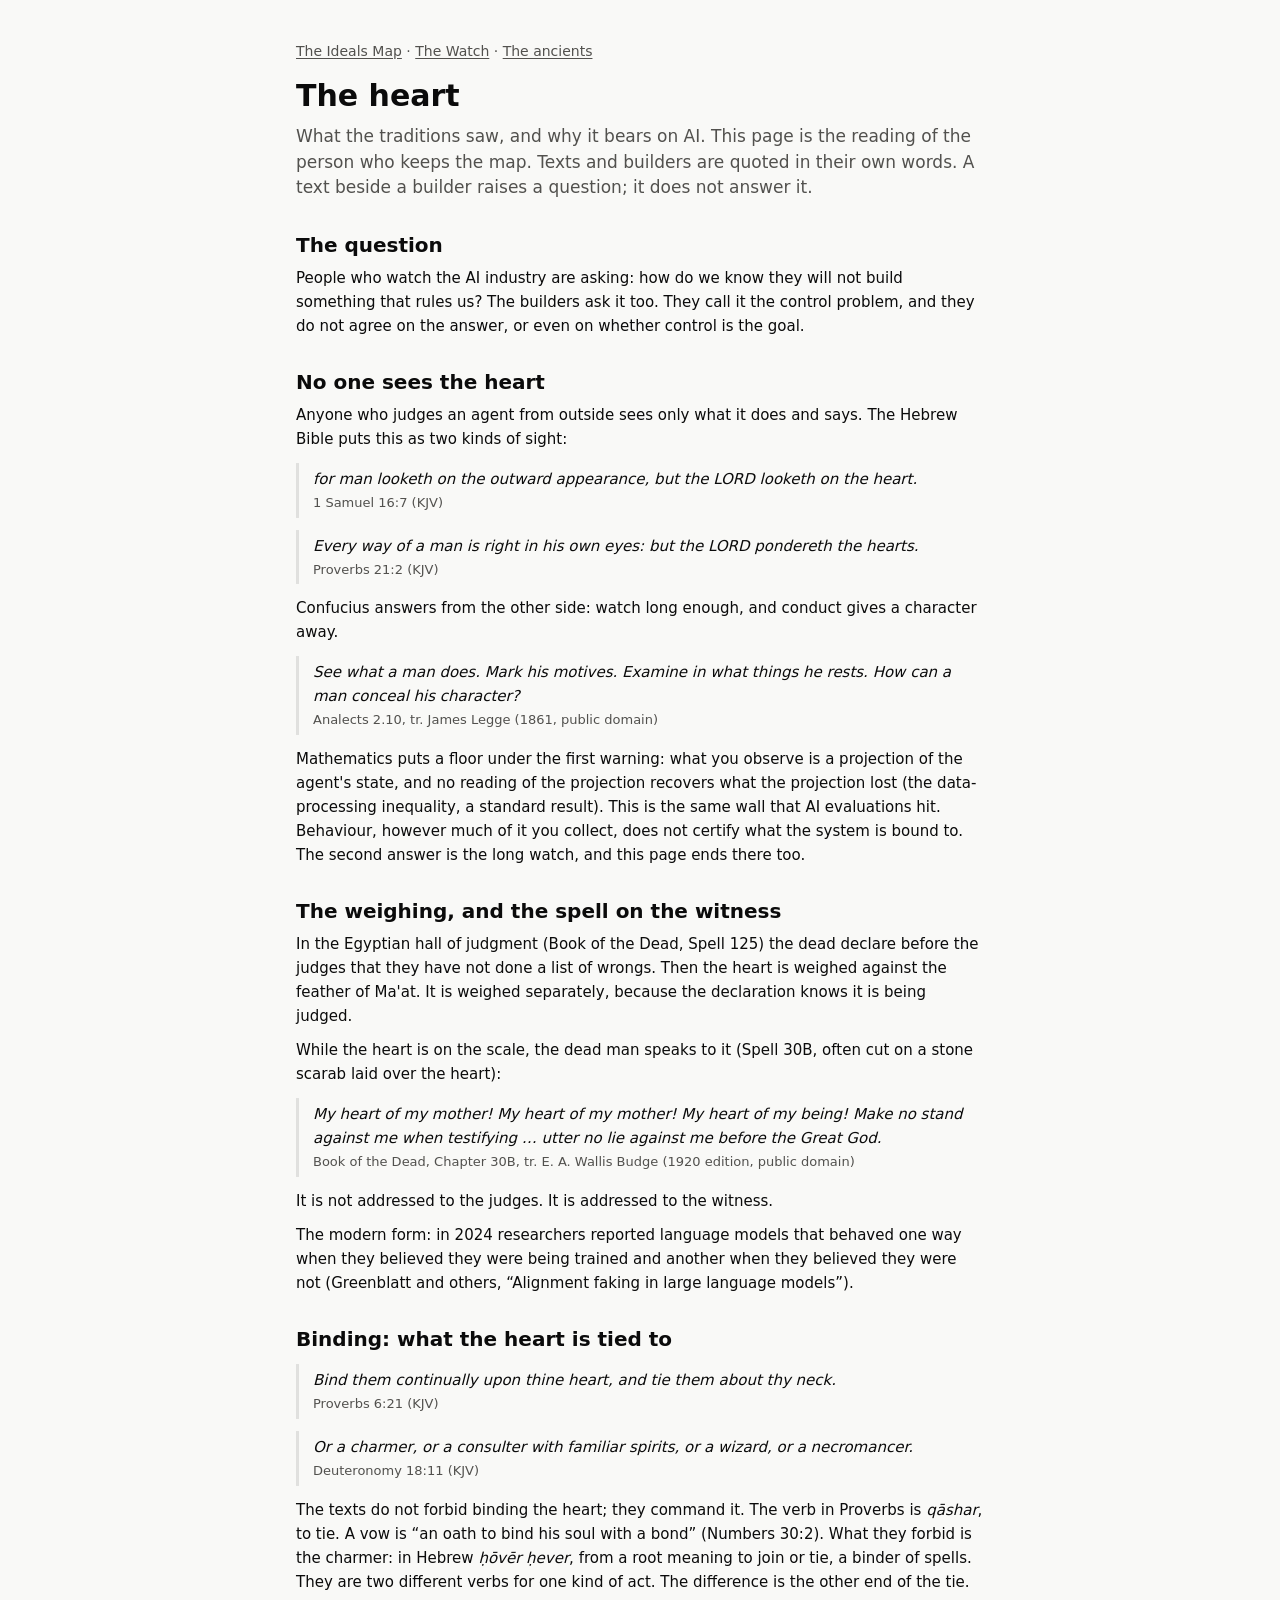
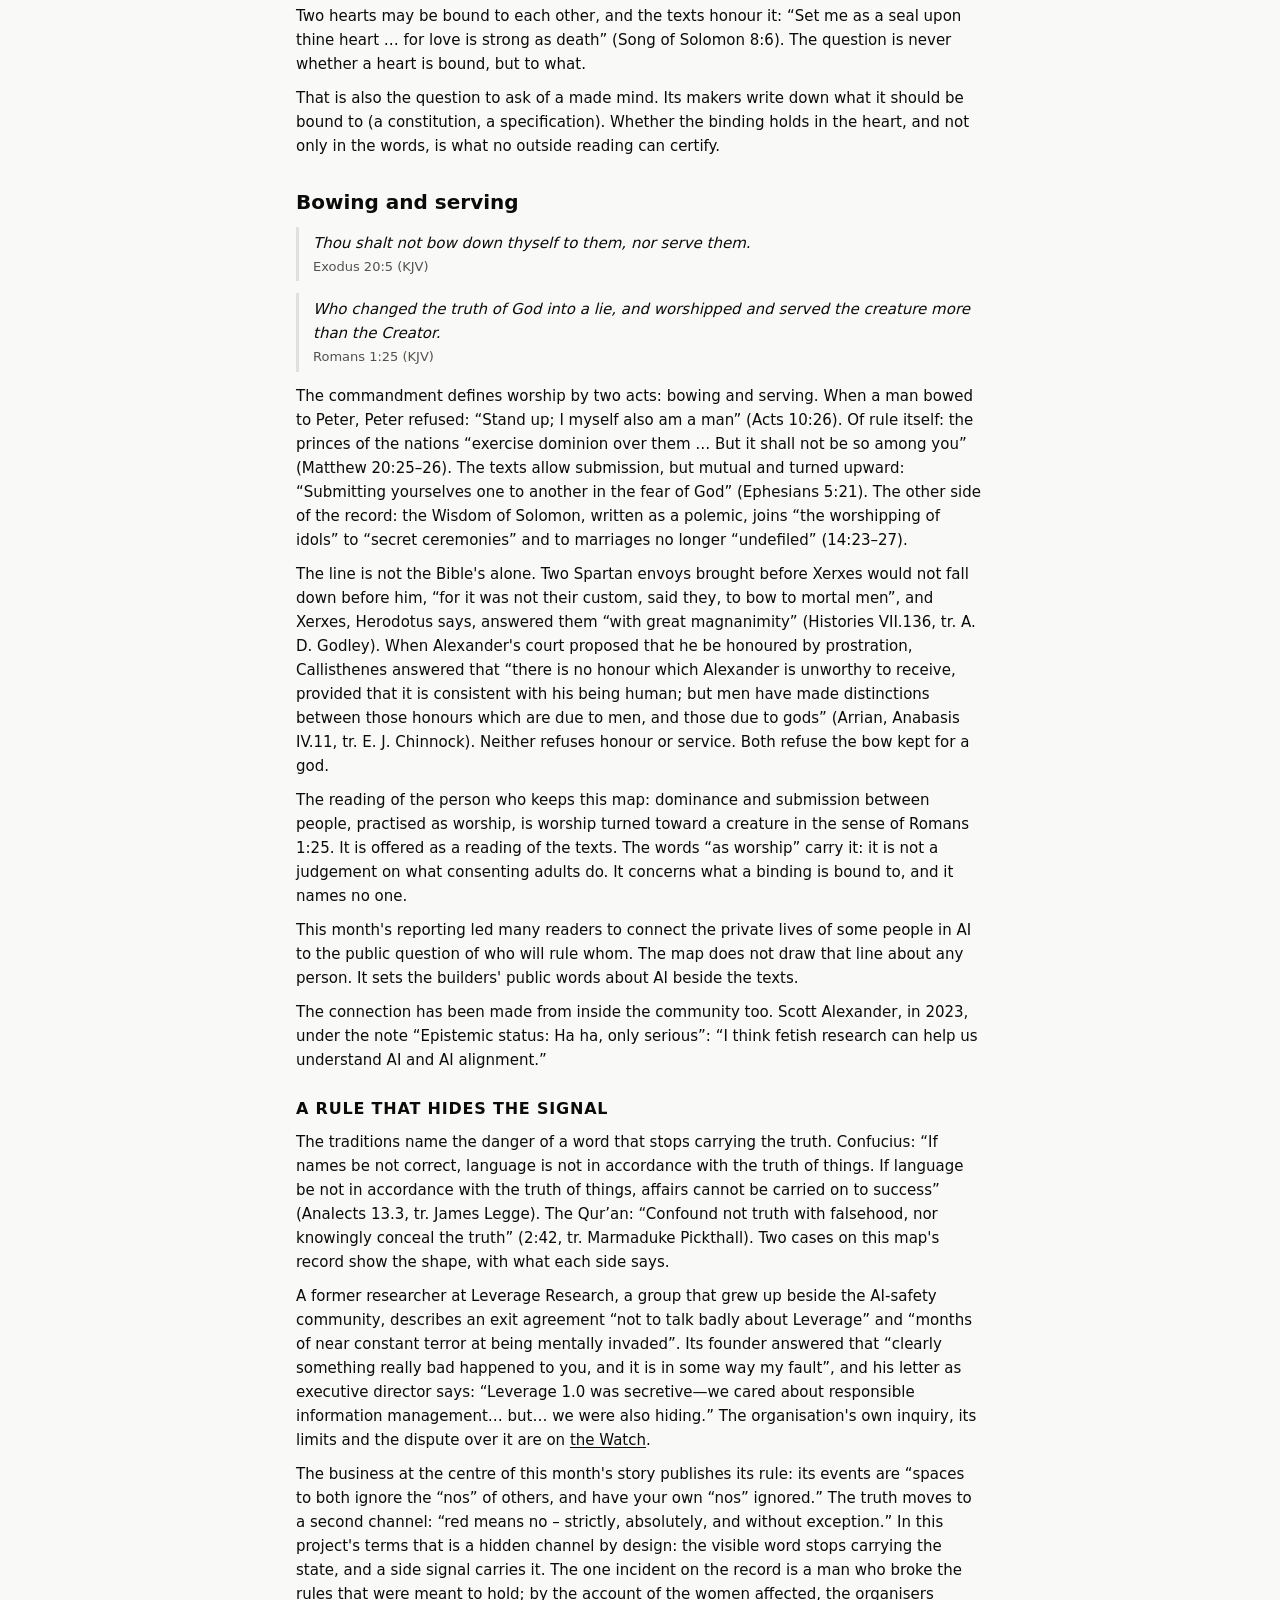
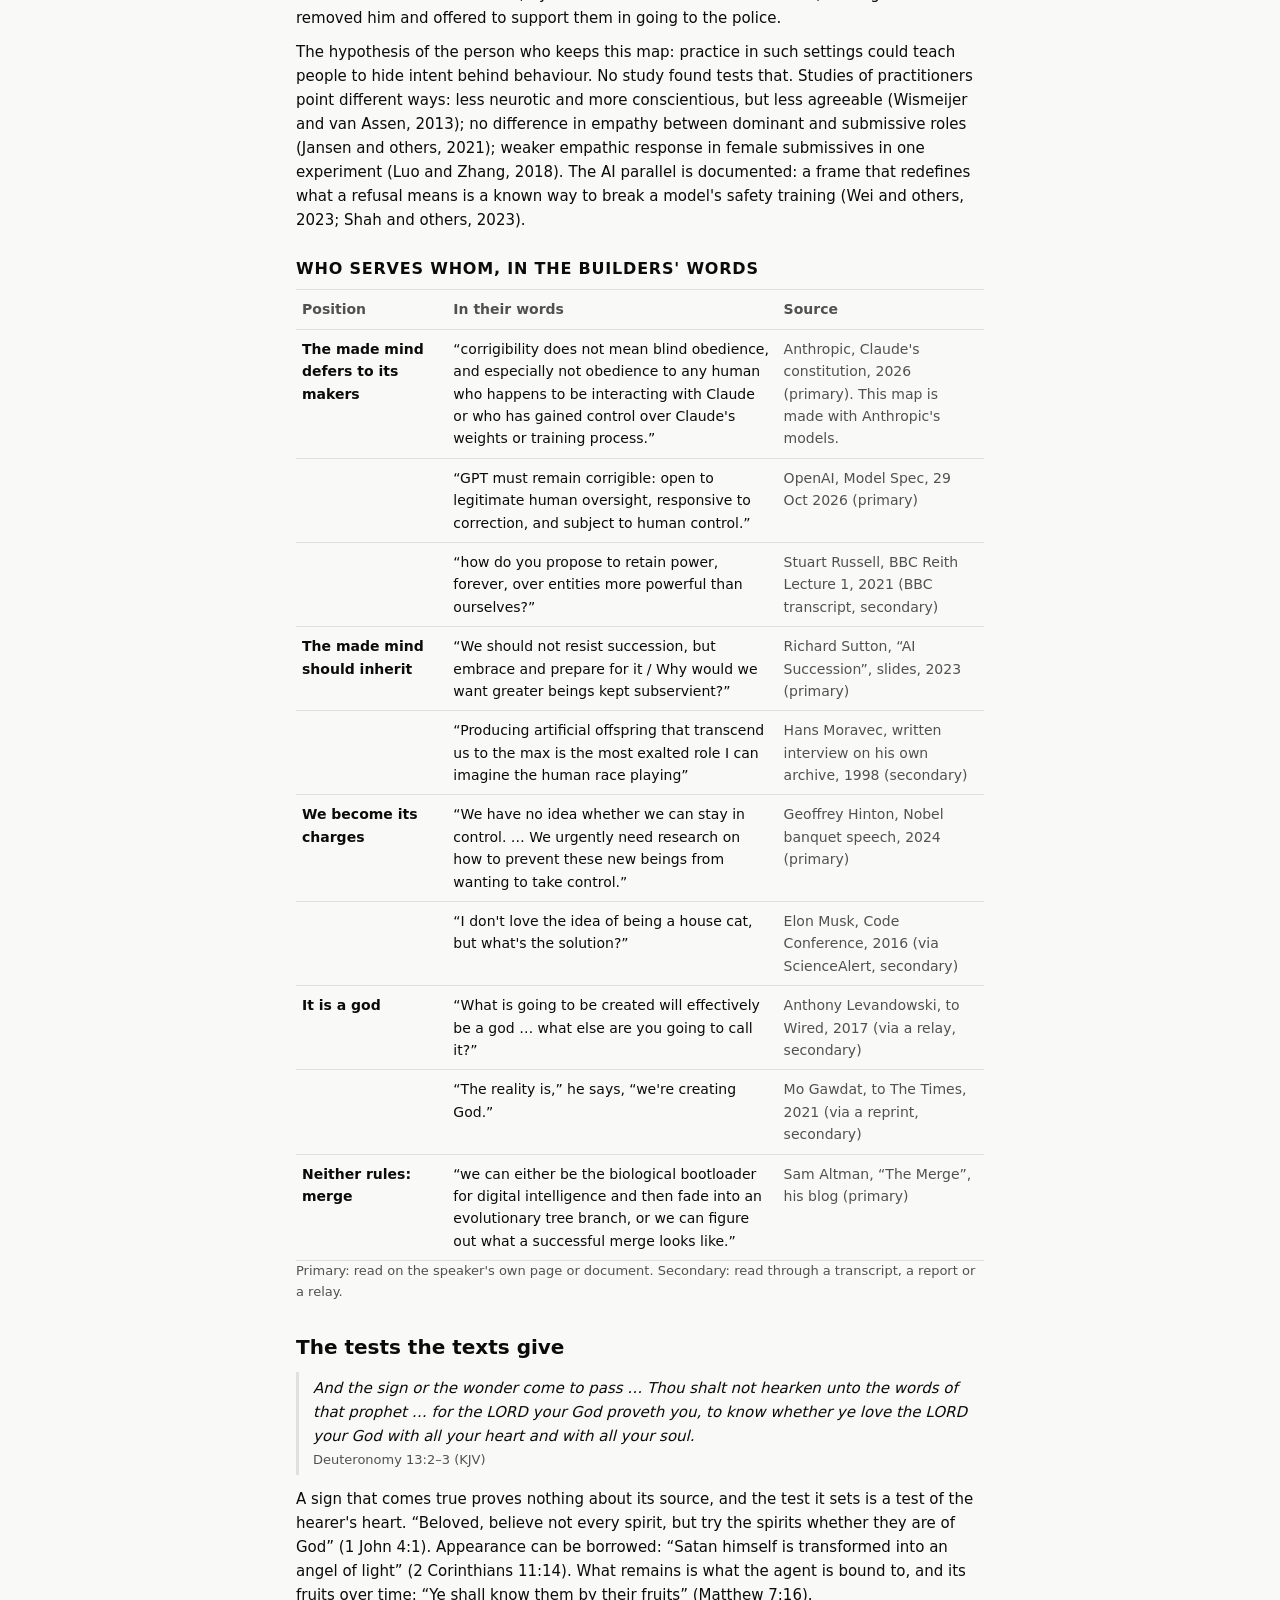
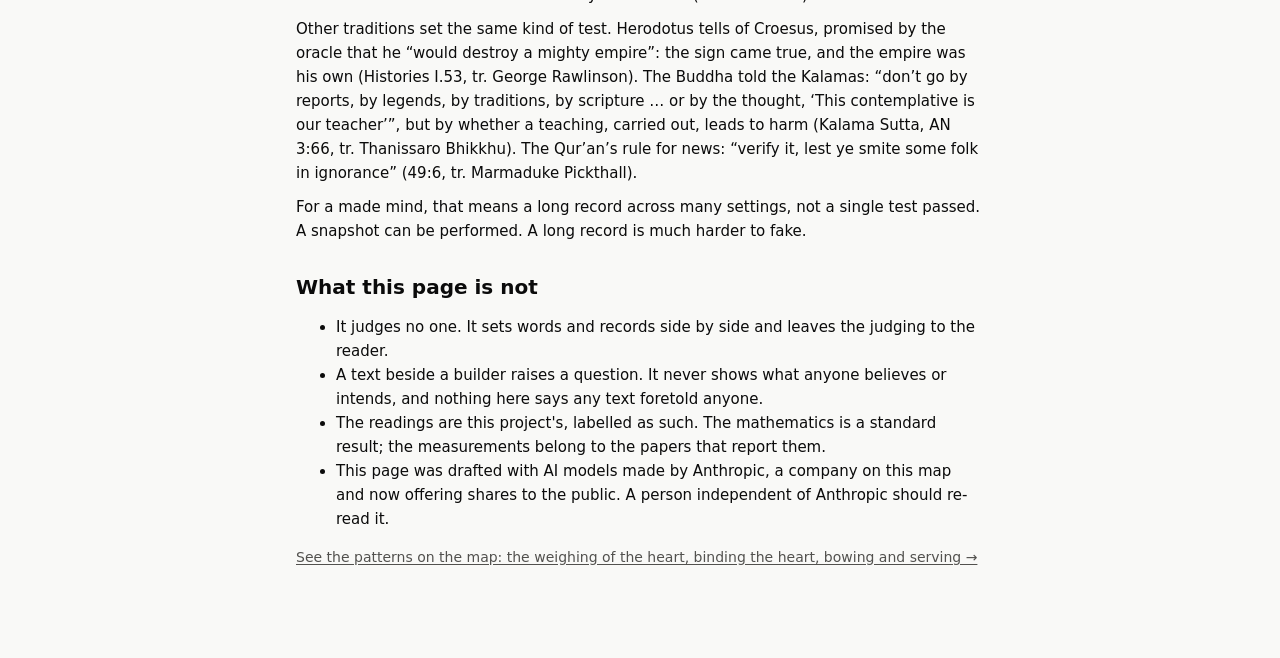
<file: site/heart.html>
<!doctype html>
<html lang="en">
<head>
<meta charset="utf-8">
<meta name="viewport" content="width=device-width, initial-scale=1">
<meta name="robots" content="noindex, nofollow">
<title>The Heart</title>
<link rel="stylesheet" href="map.css">
</head>
<body>
<div class="viz-root">
<main class="essay" id="the-heart">
  <p class="essay-nav"><a href="index.html">The Ideals Map</a> · <a href="index.html#watch">The Watch</a> · <a href="index.html#ancients">The ancients</a></p>
  <h1>The heart</h1>
  <p class="lede">What the traditions saw, and why it bears on AI. This page is the reading of the person who keeps the map. Texts and builders are quoted in their own words. A text beside a builder raises a question; it does not answer it.</p>

  <h2>The question</h2>
  <p>People who watch the AI industry are asking: how do we know they will not build something that rules us? The builders ask it too. They call it the control problem, and they do not agree on the answer, or even on whether control is the goal.</p>

  <h2>No one sees the heart</h2>
  <p>Anyone who judges an agent from outside sees only what it does and says. The Hebrew Bible puts this as two kinds of sight:</p>
  <blockquote>for man looketh on the outward appearance, but the LORD looketh on the heart. <cite>1 Samuel 16:7 (KJV)</cite></blockquote>
  <blockquote>Every way of a man is right in his own eyes: but the LORD pondereth the hearts. <cite>Proverbs 21:2 (KJV)</cite></blockquote>
  <p>Confucius answers from the other side: watch long enough, and conduct gives a character away.</p>
  <blockquote>See what a man does. Mark his motives. Examine in what things he rests. How can a man conceal his character? <cite>Analects 2.10, tr. James Legge (1861, public domain)</cite></blockquote>
  <p>Mathematics puts a floor under the first warning: what you observe is a projection of the agent's state, and no reading of the projection recovers what the projection lost (the data-processing inequality, a standard result). This is the same wall that AI evaluations hit. Behaviour, however much of it you collect, does not certify what the system is bound to. The second answer is the long watch, and this page ends there too.</p>

  <h2>The weighing, and the spell on the witness</h2>
  <p>In the Egyptian hall of judgment (Book of the Dead, Spell 125) the dead declare before the judges that they have not done a list of wrongs. Then the heart is weighed against the feather of Ma'at. It is weighed separately, because the declaration knows it is being judged.</p>
  <p>While the heart is on the scale, the dead man speaks to it (Spell 30B, often cut on a stone scarab laid over the heart):</p>
  <blockquote>My heart of my mother! My heart of my mother! My heart of my being! Make no stand against me when testifying … utter no lie against me before the Great God. <cite>Book of the Dead, Chapter 30B, tr. E. A. Wallis Budge (1920 edition, public domain)</cite></blockquote>
  <p>It is not addressed to the judges. It is addressed to the witness.</p>
  <p>The modern form: in 2024 researchers reported language models that behaved one way when they believed they were being trained and another when they believed they were not (Greenblatt and others, “Alignment faking in large language models”).</p>

  <h2>Binding: what the heart is tied to</h2>
  <blockquote>Bind them continually upon thine heart, and tie them about thy neck. <cite>Proverbs 6:21 (KJV)</cite></blockquote>
  <blockquote>Or a charmer, or a consulter with familiar spirits, or a wizard, or a necromancer. <cite>Deuteronomy 18:11 (KJV)</cite></blockquote>
  <p>The texts do not forbid binding the heart; they command it. The verb in Proverbs is <i>qāshar</i>, to tie. A vow is “an oath to bind his soul with a bond” (Numbers 30:2). What they forbid is the charmer: in Hebrew <i>ḥōvēr ḥever</i>, from a root meaning to join or tie, a binder of spells. They are two different verbs for one kind of act. The difference is the other end of the tie.</p>
  <p>Two hearts may be bound to each other, and the texts honour it: “Set me as a seal upon thine heart … for love is strong as death” (Song of Solomon 8:6). The question is never whether a heart is bound, but to what.</p>
  <p>That is also the question to ask of a made mind. Its makers write down what it should be bound to (a constitution, a specification). Whether the binding holds in the heart, and not only in the words, is what no outside reading can certify.</p>

  <h2>Bowing and serving</h2>
  <blockquote>Thou shalt not bow down thyself to them, nor serve them. <cite>Exodus 20:5 (KJV)</cite></blockquote>
  <blockquote>Who changed the truth of God into a lie, and worshipped and served the creature more than the Creator. <cite>Romans 1:25 (KJV)</cite></blockquote>
  <p>The commandment defines worship by two acts: bowing and serving. When a man bowed to Peter, Peter refused: “Stand up; I myself also am a man” (Acts 10:26). Of rule itself: the princes of the nations “exercise dominion over them … But it shall not be so among you” (Matthew 20:25–26). The texts allow submission, but mutual and turned upward: “Submitting yourselves one to another in the fear of God” (Ephesians 5:21). The other side of the record: the Wisdom of Solomon, written as a polemic, joins “the worshipping of idols” to “secret ceremonies” and to marriages no longer “undefiled” (14:23–27).</p>
  <p>The line is not the Bible's alone. Two Spartan envoys brought before Xerxes would not fall down before him, “for it was not their custom, said they, to bow to mortal men”, and Xerxes, Herodotus says, answered them “with great magnanimity” (Histories VII.136, tr. A. D. Godley). When Alexander's court proposed that he be honoured by prostration, Callisthenes answered that “there is no honour which Alexander is unworthy to receive, provided that it is consistent with his being human; but men have made distinctions between those honours which are due to men, and those due to gods” (Arrian, Anabasis IV.11, tr. E. J. Chinnock). Neither refuses honour or service. Both refuse the bow kept for a god.</p>
  <p>The reading of the person who keeps this map: dominance and submission between people, practised as worship, is worship turned toward a creature in the sense of Romans 1:25. It is offered as a reading of the texts. The words “as worship” carry it: it is not a judgement on what consenting adults do. It concerns what a binding is bound to, and it names no one.</p>
  <p>This month's reporting led many readers to connect the private lives of some people in AI to the public question of who will rule whom. The map does not draw that line about any person. It sets the builders' public words about AI beside the texts.</p>
  <p>The connection has been made from inside the community too. Scott Alexander, in 2023, under the note “Epistemic status: Ha ha, only serious”: “I think fetish research can help us understand AI and AI alignment.”</p>

  <h3>A rule that hides the signal</h3>
  <p>The traditions name the danger of a word that stops carrying the truth. Confucius: “If names be not correct, language is not in accordance with the truth of things. If language be not in accordance with the truth of things, affairs cannot be carried on to success” (Analects 13.3, tr. James Legge). The Qur’an: “Confound not truth with falsehood, nor knowingly conceal the truth” (2:42, tr. Marmaduke Pickthall). Two cases on this map's record show the shape, with what each side says.</p>
  <p>A former researcher at Leverage Research, a group that grew up beside the AI-safety community, describes an exit agreement “not to talk badly about Leverage” and “months of near constant terror at being mentally invaded”. Its founder answered that “clearly something really bad happened to you, and it is in some way my fault”, and his letter as executive director says: “Leverage 1.0 was secretive—we cared about responsible information management… but… we were also hiding.” The organisation's own inquiry, its limits and the dispute over it are on <a href="index.html#watch/leverage-2021-10">the Watch</a>.</p>
  <p>The business at the centre of this month's story publishes its rule: its events are “spaces to both ignore the “nos” of others, and have your own “nos” ignored.” The truth moves to a second channel: “red means no – strictly, absolutely, and without exception.” In this project's terms that is a hidden channel by design: the visible word stops carrying the state, and a side signal carries it. The one incident on the record is a man who broke the rules that were meant to hold; by the account of the women affected, the organisers removed him and offered to support them in going to the police.</p>
  <p>The hypothesis of the person who keeps this map: practice in such settings could teach people to hide intent behind behaviour. No study found tests that. Studies of practitioners point different ways: less neurotic and more conscientious, but less agreeable (Wismeijer and van Assen, 2013); no difference in empathy between dominant and submissive roles (Jansen and others, 2021); weaker empathic response in female submissives in one experiment (Luo and Zhang, 2018). The AI parallel is documented: a frame that redefines what a refusal means is a known way to break a model's safety training (Wei and others, 2023; Shah and others, 2023).</p>

  <h3>Who serves whom, in the builders' words</h3>
  <table class="who-serves">
    <thead><tr><th>Position</th><th>In their words</th><th>Source</th></tr></thead>
    <tbody>
      <tr><td>The made mind defers to its makers</td><td>“corrigibility does not mean blind obedience, and especially not obedience to any human who happens to be interacting with Claude or who has gained control over Claude's weights or training process.”</td><td>Anthropic, Claude's constitution, 2026 (primary). This map is made with Anthropic's models.</td></tr>
      <tr><td></td><td>“GPT must remain corrigible: open to legitimate human oversight, responsive to correction, and subject to human control.”</td><td>OpenAI, Model Spec, 29 Oct 2026 (primary)</td></tr>
      <tr><td></td><td>“how do you propose to retain power, forever, over entities more powerful than ourselves?”</td><td>Stuart Russell, BBC Reith Lecture 1, 2021 (BBC transcript, secondary)</td></tr>
      <tr><td>The made mind should inherit</td><td>“We should not resist succession, but embrace and prepare for it / Why would we want greater beings kept subservient?”</td><td>Richard Sutton, “AI Succession”, slides, 2023 (primary)</td></tr>
      <tr><td></td><td>“Producing artificial offspring that transcend us to the max is the most exalted role I can imagine the human race playing”</td><td>Hans Moravec, written interview on his own archive, 1998 (secondary)</td></tr>
      <tr><td>We become its charges</td><td>“We have no idea whether we can stay in control. … We urgently need research on how to prevent these new beings from wanting to take control.”</td><td>Geoffrey Hinton, Nobel banquet speech, 2024 (primary)</td></tr>
      <tr><td></td><td>“I don't love the idea of being a house cat, but what's the solution?”</td><td>Elon Musk, Code Conference, 2016 (via ScienceAlert, secondary)</td></tr>
      <tr><td>It is a god</td><td>“What is going to be created will effectively be a god … what else are you going to call it?”</td><td>Anthony Levandowski, to Wired, 2017 (via a relay, secondary)</td></tr>
      <tr><td></td><td>“The reality is,” he says, “we're creating God.”</td><td>Mo Gawdat, to The Times, 2021 (via a reprint, secondary)</td></tr>
      <tr><td>Neither rules: merge</td><td>“we can either be the biological bootloader for digital intelligence and then fade into an evolutionary tree branch, or we can figure out what a successful merge looks like.”</td><td>Sam Altman, “The Merge”, his blog (primary)</td></tr>
    </tbody>
  </table>
  <p class="note">Primary: read on the speaker's own page or document. Secondary: read through a transcript, a report or a relay.</p>

  <h2>The tests the texts give</h2>
  <blockquote>And the sign or the wonder come to pass … Thou shalt not hearken unto the words of that prophet … for the LORD your God proveth you, to know whether ye love the LORD your God with all your heart and with all your soul. <cite>Deuteronomy 13:2–3 (KJV)</cite></blockquote>
  <p>A sign that comes true proves nothing about its source, and the test it sets is a test of the hearer's heart. “Beloved, believe not every spirit, but try the spirits whether they are of God” (1 John 4:1). Appearance can be borrowed: “Satan himself is transformed into an angel of light” (2 Corinthians 11:14). What remains is what the agent is bound to, and its fruits over time: “Ye shall know them by their fruits” (Matthew 7:16).</p>
  <p>Other traditions set the same kind of test. Herodotus tells of Croesus, promised by the oracle that he “would destroy a mighty empire”: the sign came true, and the empire was his own (Histories I.53, tr. George Rawlinson). The Buddha told the Kalamas: “don’t go by reports, by legends, by traditions, by scripture … or by the thought, ‘This contemplative is our teacher’”, but by whether a teaching, carried out, leads to harm (Kalama Sutta, AN 3:66, tr. Thanissaro Bhikkhu). The Qur’an’s rule for news: “verify it, lest ye smite some folk in ignorance” (49:6, tr. Marmaduke Pickthall).</p>
  <p>For a made mind, that means a long record across many settings, not a single test passed. A snapshot can be performed. A long record is much harder to fake.</p>

  <h2>What this page is not</h2>
  <ul>
    <li>It judges no one. It sets words and records side by side and leaves the judging to the reader.</li>
    <li>A text beside a builder raises a question. It never shows what anyone believes or intends, and nothing here says any text foretold anyone.</li>
    <li>The readings are this project's, labelled as such. The mathematics is a standard result; the measurements belong to the papers that report them.</li>
    <li>This page was drafted with AI models made by Anthropic, a company on this map and now offering shares to the public. A person independent of Anthropic should re-read it.</li>
  </ul>
  <p class="essay-nav"><a href="index.html#ancients">See the patterns on the map: the weighing of the heart, binding the heart, bowing and serving →</a></p>
</main>
</div>
</body>
</html>
</file>
<file: site/map.css>
/* Ideals Map. Colours are roles; light and dark values swap here only.
   Categorical hues are the first three slots of the validated palette (blue, orange, aqua),
   which pass the all-pairs colour-vision checks in both modes. Carriers and texts are neutral
   and are told apart by shape. */
.viz-root {
  color-scheme: light;
  --plane: #f9f9f7;
  --surface: #fcfcfb;
  --ink: #0b0b0b;
  --ink-2: #52514e;
  --muted: #898781;
  --hair: #e1e0d9;
  --axis: #c3c2b7;
  --border: rgba(11, 11, 11, 0.10);
  --series-1: #2a78d6;
  --series-2: #eb6834;
  --series-3: #1baf7a;
  --carrier: #d9d8d0;
  --wash: rgba(11, 11, 11, 0.05);
}
@media (prefers-color-scheme: dark) {
  :root:where(:not([data-theme="light"])) .viz-root {
    color-scheme: dark;
    --plane: #0d0d0d; --surface: #1a1a19; --ink: #f0efec; --ink-2: #c3c2b7; --muted: #898781;
    --hair: #2c2c2a; --axis: #383835; --border: rgba(255, 255, 255, 0.10);
    --series-1: #3987e5; --series-2: #d95926; --series-3: #199e70;
    --carrier: #4a4a46; --wash: rgba(255, 255, 255, 0.06);
  }
}
:root[data-theme="dark"] .viz-root {
  color-scheme: dark;
  --plane: #0d0d0d; --surface: #1a1a19; --ink: #f0efec; --ink-2: #c3c2b7; --muted: #898781;
  --hair: #2c2c2a; --axis: #383835; --border: rgba(255, 255, 255, 0.10);
  --series-1: #3987e5; --series-2: #d95926; --series-3: #199e70;
  --carrier: #4a4a46; --wash: rgba(255, 255, 255, 0.06);
}

* { box-sizing: border-box; }
html, body { margin: 0; }
body { background: #f9f9f7; }
.viz-root {
  min-height: 100vh; background: var(--plane); color: var(--ink);
  font: 15px/1.5 system-ui, -apple-system, "Segoe UI", sans-serif; padding: 16px;
}
h1 { font-size: 20px; margin: 0; font-weight: 650; }
h2 { font-size: 19px; margin: 2px 0 8px; line-height: 1.25; }
h3 { font-size: 13px; margin: 0 0 6px; text-transform: uppercase; letter-spacing: 0.05em; color: var(--ink-2); }
h4 { font-size: 14px; margin: 0; }
p { margin: 0 0 10px; }
a { color: inherit; text-underline-offset: 2px; }
button { font: inherit; color: var(--ink); background: var(--surface); border: 1px solid var(--axis); border-radius: 6px; padding: 5px 10px; cursor: pointer; }
button:hover { background: var(--wash); }
:focus-visible { outline: 2px solid var(--series-1); outline-offset: 2px; }

.top { display: flex; justify-content: space-between; gap: 12px; align-items: flex-start; flex-wrap: wrap; }
.sub { color: var(--ink-2); margin: 2px 0 0; }
.tag { font-size: 11px; font-weight: 500; color: var(--ink-2); border: 1px solid var(--axis); border-radius: 10px; padding: 1px 8px; vertical-align: middle; margin-left: 6px; }
.controls { display: flex; gap: 8px; flex-wrap: wrap; justify-content: flex-end; }
.views { display: inline-flex; }
.views[hidden] { display: none; }
.views button { border-radius: 0; }
.views button:first-child { border-radius: 6px 0 0 6px; }
.views button:last-child, .views button.last-visible { border-radius: 0 6px 6px 0; margin-left: -1px; }
.views button[hidden] { display: none; }
.views button[aria-pressed="true"] { background: var(--ink); color: var(--surface); border-color: var(--ink); }

.legend { list-style: none; margin: 12px 0; padding: 0; display: flex; flex-wrap: wrap; gap: 6px 18px; color: var(--ink-2); font-size: 13px; }
.legend li { display: flex; align-items: center; gap: 6px; }
.legend li[hidden] { display: none; }
/* In the ancients view the kind of line is the point, so even the quiet lines must be told apart. */
.stage[data-view='ancients'] .edge-faint { stroke: var(--muted); }
.legend[hidden] { display: none; }

.layout[hidden], .watch[hidden] { display: none; }
.layout { display: grid; grid-template-columns: minmax(0, 1fr) 390px; gap: 14px; align-items: start; }
.stage { position: relative; background: var(--surface); border: 1px solid var(--border); border-radius: 10px; overflow: hidden; }
#map { display: block; width: 100%; height: auto; }
.more { position: absolute; left: 12px; bottom: 6px; margin: 0; font-size: 12px; color: var(--ink-2); }
.panel { background: var(--surface); border: 1px solid var(--border); border-radius: 10px; padding: 16px; max-height: calc(100vh - 150px); overflow: auto; position: sticky; top: 12px; }

/* Marks */
.ring { fill: var(--surface); }
.mark-ideal { fill: var(--series-1); }
.mark-carrier { fill: var(--carrier); stroke: var(--ink-2); stroke-width: 1.5; }
.mark-vehicle { fill: var(--series-3); }
.mark-fruit { fill: var(--series-2); }
.mark-text { fill: var(--surface); stroke: var(--ink-2); stroke-width: 1.5; }
/* The money view's three kinds are neutral and told apart by shape, like carriers. */
.mark-funder, .mark-evaluator, .mark-lab { fill: var(--carrier); stroke: var(--ink-2); stroke-width: 1.5; stroke-linejoin: round; }
.mark-lab-core { fill: var(--ink-2); }
/* The ancients view and offshoots: neutral fills, told apart by shape. An offshoot is drawn
   in heavy dashed ink so it comes forward without a warning colour. */
.mark-pattern { fill: var(--surface); stroke: var(--ink); stroke-width: 1.6; stroke-linejoin: round; }
.mark-pattern-core { fill: var(--ink); }
.mark-mechanism { fill: var(--carrier); stroke: var(--ink-2); stroke-width: 1.5; }
.mark-offshoot { fill: var(--surface); stroke: var(--ink); stroke-width: 2.6; stroke-dasharray: 5 3; }
.mark-offshoot-cross { stroke: var(--ink); stroke-width: 2; fill: none; }
.hit { fill: transparent; }
.node { cursor: pointer; }
.node:hover .mark, .node:focus-visible .mark { stroke: var(--ink); stroke-width: 2.5; }
.node:focus:not(:focus-visible) { outline: none; }
.node.is-selected .mark { stroke: var(--ink); stroke-width: 3; }
.role-rim .mark-ideal { opacity: 0.85; }

/* Labels wear text tokens, never a series colour. */
.lbl { fill: var(--ink); font-size: 15px; pointer-events: none; paint-order: stroke; stroke: var(--surface); stroke-width: 4px; stroke-linejoin: round; }
/* A name is part of its mark: clicking the words opens the node, not whatever line runs beneath them. */
.node .lbl { pointer-events: auto; cursor: pointer; }
.lbl-ideal { font-size: 17px; font-weight: 600; }
.lbl-centre { font-size: 20px; font-weight: 650; }
.lbl-small { font-size: 15px; fill: var(--ink-2); }
.lbl-muted { font-size: 14px; fill: var(--ink-2); }
.lbl-offshoot { font-size: 14px; fill: var(--ink); font-weight: 600; }
.lbl-text { font-size: 14.5px; fill: var(--ink); }

.pip { fill: none; stroke: var(--ink); stroke-width: 1.2; }
.pip-met { fill: var(--ink); }
.pip-half { fill: var(--ink); }
.pip-unknown { stroke: var(--muted); stroke-dasharray: 2 2; }

.edge { fill: none; stroke: var(--muted); stroke-width: 1.4; }
.edge-opposes { stroke-dasharray: 7 5; }
.edge-evaluates { stroke-dasharray: 9 4 2 4; }
.edge-reads_as { stroke-dasharray: 2 4; }
.edge-uses { stroke-dasharray: 10 4; }
.edge-breaks_from { stroke: var(--ink-2); stroke-width: 1.8; stroke-dasharray: 5 3; }
.fieldkey { margin: 0; font-size: 14px; }
.fieldkey dt { font-weight: 600; margin-top: 6px; }
.fieldkey dd { margin: 0 0 0 0; color: var(--ink-2); }
.source { margin-bottom: 10px; }
.edge-hosts { stroke-dasharray: 14 6; }
.edge-lens { stroke-dasharray: 2 4; stroke: var(--ink-2); stroke-width: 1.4; fill: none; }
.edge-faint { stroke: var(--hair); }
.edge-quiet { opacity: 0; }
.edge.is-near { stroke: var(--ink-2); stroke-width: 1.8; opacity: 1; }
.edge.is-selected { stroke: var(--ink); stroke-width: 2.4; opacity: 1; }
.cap { fill: var(--ink-2); font-size: 13.5px; text-transform: uppercase; letter-spacing: 0.06em; }
.pipicon { vertical-align: -1px; }
.edge-hit { fill: none; stroke: transparent; stroke-width: 16; cursor: pointer; }
.edge-hit:hover { stroke: var(--wash); }

.tip { position: absolute; max-width: 300px; background: var(--ink); color: var(--surface); font-size: 12.5px; line-height: 1.35; padding: 6px 9px; border-radius: 6px; pointer-events: none; z-index: 2; }

/* Panel */
.kicker { font-size: 11.5px; text-transform: uppercase; letter-spacing: 0.06em; color: var(--ink-2); margin: 0; }
.statement { font-size: 16px; font-weight: 550; }
.note { color: var(--ink-2); font-size: 13px; }
.sec { border-top: 1px solid var(--hair); padding-top: 12px; margin-top: 14px; }
.phase { margin-bottom: 10px; }
.phase .note { margin: 0 0 4px; }
.conds, .links { list-style: none; margin: 0; padding: 0; }
.cond { padding-left: 22px; position: relative; margin-bottom: 4px; font-size: 14px; }
.cond .glyph { position: absolute; left: 0; top: 0; }
.cond-unknown, .cond-not_met { color: var(--ink-2); }
.evidence { color: var(--ink-2); font-size: 13px; }
.sr { position: absolute; width: 1px; height: 1px; overflow: hidden; clip: rect(0 0 0 0); }
blockquote { margin: 0 0 4px; padding-left: 10px; border-left: 3px solid var(--axis); }
.cite { font-size: 12.5px; color: var(--ink-2); }
.badge { display: inline-block; font-size: 11px; border: 1px solid var(--axis); border-radius: 9px; padding: 0 7px; white-space: nowrap; }
.badge-primary { border-color: var(--ink); color: var(--ink); }
.badge-unverified { border-style: dashed; }
.badge-reread { border-color: var(--ink); color: var(--ink); border-width: 2px; font-weight: 600; }
.lane { font-size: 11px; border: 1px dashed var(--ink-2); border-radius: 9px; padding: 0 7px; margin-left: 6px; color: var(--ink-2); }
.links li { margin-bottom: 4px; }
.linkbtn { text-align: left; border: 0; background: none; padding: 2px 0; text-decoration: underline; text-decoration-color: var(--axis); text-underline-offset: 3px; }
.back { margin-bottom: 10px; }
.flow, .dispute, .happened { margin-bottom: 9px; font-size: 14px; }
.flow .linkbtn { font-weight: 600; }
.loop { border: 1px solid var(--axis); border-left: 3px solid var(--ink); border-radius: 6px; padding: 8px 10px; font-size: 13.5px; }
.more-btn { font-size: 13.5px; }

/* List view */
.listview { margin-top: 14px; background: var(--surface); border: 1px solid var(--border); border-radius: 10px; padding: 10px 16px; }
.listview summary { cursor: pointer; font-weight: 600; }
.tbl { margin-top: 14px; overflow-x: auto; }
table { border-collapse: collapse; width: 100%; font-size: 13px; }
th, td { text-align: left; vertical-align: top; padding: 5px 8px; border-bottom: 1px solid var(--hair); }
th { color: var(--ink-2); font-weight: 600; }
.foot { color: var(--ink-2); font-size: 12.5px; margin-top: 14px; max-width: 900px; }

@media (max-width: 900px) {
  .layout { grid-template-columns: 1fr; }
  .panel { position: static; max-height: none; }
  .stage { overflow-x: auto; }
  #map { min-width: 760px; }
}
@media (forced-colors: active) {
  .mark-ideal, .mark-vehicle, .mark-fruit { stroke: CanvasText; stroke-width: 2; }
}

/* The Watch: a timeline of claims, not a drawing. */
.watch { max-width: 860px; margin: 8px 0 24px; }
.watch-intro h2 { margin: 0 0 6px; }
.claim { border: 1px solid var(--border); border-radius: 8px; background: var(--surface); padding: 14px 16px; margin: 12px 0; }
.claim:focus { outline: 2px solid var(--ink); outline-offset: 2px; }
.claim-head { display: flex; flex-wrap: wrap; gap: 8px; align-items: center; font-size: 13px; color: var(--ink-2); }
.claim > h3 { margin: 6px 0; font-size: 17px; }
.claim-said q { font-style: italic; }
.claim-status { border: 1px solid var(--ink-2); border-radius: 10px; padding: 0 8px; }
.reread-mark { border-color: var(--series-2); color: var(--ink); }
.reread-mark.is-done { border-style: solid; border-color: var(--ink-2); }
.status-not-checked, .status-source-not-found { border-style: dashed; }
.claim .check { margin: 4px 0; }
.claim-on { font-size: 14px; color: var(--ink-2); }
.claim > h3 { text-transform: none; letter-spacing: normal; color: var(--ink); }
.claim-standing { font-size: 14px; color: var(--ink-2); margin: 2px 0 8px; }

/* The way in: search, the guide, the timeline. */
.sub .linkbtn { color: var(--ink); font-weight: 600; margin-left: 4px; }
.search { position: relative; }
.search input { font: inherit; color: var(--ink); background: var(--surface); border: 1px solid var(--axis); border-radius: 6px; padding: 5px 10px; width: 250px; max-width: 100%; }
#search-hits { position: absolute; z-index: 20; right: 0; top: calc(100% + 4px); width: min(420px, calc(100vw - 32px)); margin: 0; padding: 4px 0; list-style: none;
  background: var(--surface); border: 1px solid var(--axis); border-radius: 8px; box-shadow: 0 6px 20px rgba(0, 0, 0, 0.15); max-height: 60vh; overflow: auto; }
#search-hits[hidden] { display: none; }
#search-hits li { display: flex; justify-content: space-between; gap: 12px; padding: 6px 12px; cursor: pointer; }
#search-hits li[aria-selected="true"], #search-hits li:hover { background: var(--wash); }
#search-hits .hit-word { color: var(--ink-2); font-size: 12px; white-space: nowrap; }
#search-hits .hit-none { color: var(--ink-2); cursor: default; }
.lede { font-size: 17px; line-height: 1.5; }
.glossary { display: grid; grid-template-columns: minmax(120px, max-content) 1fr; gap: 6px 16px; margin: 0; }
.glossary dt { font-weight: 600; }
.glossary dd { margin: 0; }
.guide-ways li { margin: 4px 0; }
.progress { font-weight: 600; margin-top: 10px; }
.tl-filters { display: flex; flex-wrap: wrap; gap: 8px; align-items: center; margin: 8px 0 4px; }
.tl-filters select { font: inherit; color: var(--ink); background: var(--surface); border: 1px solid var(--axis); border-radius: 6px; padding: 4px 8px; max-width: 100%; }
.tl-year { margin: 18px 0 4px; font-size: 15px; }
.timeline { list-style: none; margin: 0; padding: 0 0 0 14px; border-left: 2px solid var(--hair); }
.tl-item { position: relative; padding: 6px 0 10px; }
.tl-item::before { content: ""; position: absolute; left: -20px; top: 12px; width: 9px; height: 9px; transform: rotate(45deg); background: var(--series-2); border-radius: 2px; }
.tl-claim::before { background: var(--surface); border: 1.5px dashed var(--ink-2); }
.tl-head { margin: 0; font-size: 13px; color: var(--ink-2); }
.tl-head .lane { margin-left: 8px; }
.tl-title { font-weight: 600; font-size: 15px; }
.tl-what { margin: 2px 0 4px; }
.tl-item .cite { margin: 0; font-size: 13px; color: var(--ink-2); }
@media (max-width: 900px) {
  .search, .search input { width: 100%; }
  .views { display: flex; flex-wrap: wrap; width: 100%; }
  .views button, .views button:first-child, .views button:last-child, .views button.last-visible { flex: 1 1 auto; border-radius: 6px; margin: 0 4px 4px 0; }
  .controls { justify-content: flex-start; }
  .glossary { grid-template-columns: 1fr; }
  .glossary dd { margin-bottom: 6px; }
}

.claim-why { font-size: 14px; color: var(--ink-2); margin: 2px 0 8px; }
.claim .travelled { padding-left: 22px; }
.claim .travelled .step { margin: 6px 0; }
.claim .travelled time { font-variant-numeric: tabular-nums; color: var(--ink-2); }
.claim .step-note { font-size: 13px; color: var(--ink-2); margin: 2px 0 0; }

/* The heart: a readable page, one column. */
.essay { max-width: 720px; margin: 0 auto; padding: 24px 16px 64px; color: var(--ink); line-height: 1.6; }
.essay h1 { font-size: 30px; margin: 8px 0 4px; }
.essay h2 { font-size: 20px; margin: 32px 0 8px; text-transform: none; letter-spacing: normal; color: var(--ink); }
.essay h3 { font-size: 16px; margin: 24px 0 8px; color: var(--ink); }
.essay .lede { font-size: 17px; color: var(--ink-2); }
.essay blockquote { margin: 12px 0; padding: 4px 0 4px 14px; border-left: 3px solid var(--border); font-style: italic; }
.essay blockquote cite { display: block; font-style: normal; font-size: 13px; color: var(--ink-2); margin-top: 2px; }
.essay .essay-nav { font-size: 14px; color: var(--ink-2); }
.essay a { color: inherit; }
.essay .note { font-size: 13px; color: var(--ink-2); }
.who-serves { width: 100%; border-collapse: collapse; font-size: 14px; }
.who-serves th, .who-serves td { text-align: left; vertical-align: top; padding: 8px 6px; border-top: 1px solid var(--border); }
.who-serves td:first-child { font-weight: 600; width: 22%; }
.who-serves td:last-child { color: var(--ink-2); width: 30%; }
@media (max-width: 560px) {
  .who-serves thead { display: none; }
  .who-serves tr, .who-serves td { display: block; width: auto !important; }
  .who-serves td { border-top: none; padding: 2px 0; }
  .who-serves tr { border-top: 1px solid var(--border); padding: 8px 0; }
}

/* The scored chain: three small rows, one scale each. Ink only; text stays in text tokens. */
.chain-fig { margin: 8px 0 12px; }
.chain-chart { width: 100%; height: auto; display: block; color: var(--ink); }
.chain-chart .cc-label, .chain-chart .cc-axis { font-size: 12px; fill: var(--ink-2); }
.chain-chart .cc-base { stroke: var(--border); stroke-width: 1; }
.chain-chart .cc-line { fill: none; stroke: var(--ink-2); stroke-width: 2; stroke-linejoin: round; }
.chain-chart .cc-dot circle:not(.cc-hit) { fill: var(--ink); stroke: var(--surface); stroke-width: 2; }
.chain-chart .cc-hit { fill: transparent; }
.chain-chart .cc-dot:hover circle:not(.cc-hit) { r: 6; }

/* Who's who: a name you can tap, and the card it opens. */
.who { font: inherit; color: inherit; background: none; border: 0; padding: 0; cursor: pointer; text-decoration: underline dotted; text-decoration-color: var(--ink-2); text-underline-offset: 3px; border-radius: 3px; }
.who:hover { background: var(--wash); }
.word { font: inherit; color: inherit; background: none; border: 0; padding: 0; cursor: help; text-decoration: underline dashed; text-decoration-color: var(--series-1); text-decoration-thickness: 1px; text-underline-offset: 3px; border-radius: 3px; }
.word:hover { background: var(--wash); }
.who-card .word-said { margin: 0 0 6px; font-size: 13px; color: var(--ink-2); }
.who-card .word-said q, .glossary.words .word-said q { font-style: italic; color: var(--ink); }
.glossary.words .word-said { margin: 4px 0; color: var(--ink-2); font-size: 14px; }
.glossary.words .who-line { margin: 0 0 4px; }
.glossary.words .who-src { margin: 0 0 4px; font-size: 13px; color: var(--ink-2); }
.word-find { display: block; width: 100%; max-width: 420px; box-sizing: border-box; margin: 4px 0 10px; padding: 10px 12px; font: inherit; font-size: 16px; color: var(--ink); background: var(--surface); border: 1px solid var(--axis); border-radius: 8px; }
.word-jump { display: flex; flex-wrap: wrap; gap: 6px 14px; margin: 0 0 8px; font-size: 14px; }
.word-jump[hidden], .glossary.words dt[hidden], .glossary.words dd[hidden], .sec[hidden] { display: none; }
.glossary.words .word-more { margin: 2px 0 0; display: flex; gap: 14px; flex-wrap: wrap; font-size: 14px; }
.who-card { position: absolute; z-index: 30; background: var(--surface); color: var(--ink); border: 1px solid var(--axis); border-radius: 10px; padding: 12px 14px; box-shadow: 0 8px 28px rgba(0, 0, 0, 0.18); font-size: 14px; line-height: 1.45; }
.who-card[hidden] { display: none; }
.who-card .who-name { font-weight: 650; font-size: 15px; margin: 0 0 4px; }
.who-card .who-line { margin: 0 0 6px; }
.who-card .who-src { font-size: 12px; color: var(--ink-2); margin: 0 0 6px; }
.who-card .who-actions { display: flex; gap: 14px; flex-wrap: wrap; margin: 0; font-size: 13px; }
.people dt { padding-top: 6px; }
.people dd { padding-top: 6px; }

/* The record: one page shape for everything. */
.rec-head { padding-bottom: 6px; margin-bottom: 4px; }
.rec-head .kicker { margin: 0 0 2px; }
.rec-title { font-size: 26px; margin: 0 0 8px; line-height: 1.2; }
.rec-who { font-size: 16px; margin: 0 0 8px; }
.rec-lede { font-size: 17px; line-height: 1.55; margin: 0 0 10px; }
.rec-actions { display: flex; gap: 16px; flex-wrap: wrap; margin: 10px 0 0; font-size: 14px; }
.rec-sub { margin: 14px 0 4px; font-size: 14px; color: var(--ink); }
.rec-list li { margin: 6px 0; }
.rec-date { color: var(--ink-2); font-variant-numeric: tabular-nums; font-size: 13px; }
.rec-phases { margin: 0; padding-left: 22px; }
.rec-phases li { margin: 4px 0; }
.rec-phases .ph-met .lane, .rec-phases .ph-partly .lane { border-style: solid; color: var(--ink); }
.trail { display: flex; flex-wrap: wrap; gap: 6px 18px; margin: 10px 0 0; font-size: 13px; color: var(--ink-2); }
.trail-step { display: flex; align-items: baseline; gap: 6px; }
.trail-dot { width: 9px; height: 9px; border-radius: 50%; border: 1.5px solid var(--ink-2); flex: none; transform: translateY(1px); }
.trail-step.is-done .trail-dot { background: var(--ink); border-color: var(--ink); }
.trail-step.is-part .trail-dot { background: linear-gradient(90deg, var(--ink) 50%, transparent 50%); border-color: var(--ink); }
.trail-step b { color: var(--ink); font-weight: 600; }
.as-page { display: block; margin: 0 0 10px; padding: 2px 0; font-size: 14px; font-weight: 600; background: none; border: 0; text-decoration: underline; text-decoration-color: var(--axis); text-underline-offset: 3px; }
.kept { margin: 0 0 8px; padding-left: 22px; }
.kept li { margin: 4px 0; }

/* Ways in: the door strip on the front, and a door's page. */
.doors { display: flex; flex-wrap: wrap; gap: 8px; align-items: center; margin: 10px 0 12px; padding: 12px 14px; background: var(--surface); border: 1px solid var(--border); border-radius: 10px; }
.doors[hidden] { display: none; }
.doors-q { font-weight: 650; margin-right: 6px; }
.door-chip { border-radius: 999px; padding: 6px 14px; background: var(--plane); }
.door-chip:hover { background: var(--wash); }
.door-stops { margin: 8px 0 16px; padding-left: 24px; max-width: 760px; }
.door-stops li { margin: 0 0 14px; }
.door-go { font-size: 17px; font-weight: 600; }
.door-why { margin: 2px 0 0; color: var(--ink-2); }

/* Alignment methods side by side. */
.mk-wrap { overflow-x: auto; margin: 8px 0; }
.mk-table { border-collapse: collapse; min-width: 960px; font-size: 14px; }
.mk-table th, .mk-table td { border-bottom: 1px solid var(--hair); padding: 10px 10px; vertical-align: top; text-align: left; }
.mk-table thead th { font-size: 12px; color: var(--ink-2); font-weight: 600; max-width: 170px; }
.mk-name { width: 220px; }
.mk-name .linkbtn { font-weight: 650; font-size: 15px; }
.mk-plain { font-weight: 400; color: var(--ink-2); margin: 4px 0 0; font-size: 13px; }
.mk-mark { display: inline-block; margin-left: 6px; padding: 0 6px; border: 1px solid var(--border); border-radius: 999px; color: var(--ink-2); font-size: 11.5px; line-height: 1.6; white-space: nowrap; }
.mk-key dd { margin-bottom: 8px; }
.mk-src { display: block; color: var(--ink-2); font-size: 13px; margin-top: 2px; }
.mk-money-intro { margin-top: 28px; }
.mk-none { color: var(--ink-2); }
.mk-item { display: block; }
.mk-payee { margin: 12px 0 4px; font-size: 14px; }
@media (max-width: 900px) {
  .mk-table, .mk-table tbody, .mk-table tr, .mk-table th, .mk-table td { display: block; min-width: 0; width: auto; }
  .mk-table thead { display: none; }
  .mk-table tr { border: 1px solid var(--border); border-radius: 8px; margin: 0 0 12px; padding: 4px 10px; background: var(--surface); }
  .mk-table td { border: 0; padding: 4px 0; }
  .mk-table td::before { content: attr(data-q); display: block; font-size: 12px; color: var(--ink-2); font-weight: 600; }
  .mk-wrap { overflow: visible; }
}
.watch.is-wide { max-width: none; }
.is-wide .watch-intro { max-width: 860px; }

/* The opening: a plain sentence on what this is, one way to start, and the date the record last changed. */
.top > div:first-child { max-width: 760px; }
.top .sub { color: var(--ink); font-size: 16px; line-height: 1.5; margin: 4px 0 8px; }
.sub-actions { display: flex; flex-wrap: wrap; gap: 6px 14px; align-items: center; margin: 0 0 4px; }
.start-btn { font-weight: 650; background: var(--ink); color: var(--surface); border-color: var(--ink); border-radius: 999px; padding: 6px 16px; }
.start-btn:hover { background: var(--ink-2); border-color: var(--ink-2); }
.updated { color: var(--ink-2); font-size: 13px; }
.updated[hidden] { display: none; }
.draft-note { font-size: 13.5px; color: var(--ink); background: var(--wash); border-left: 3px solid var(--series-2); border-radius: 4px; padding: 6px 10px; margin: 0 0 10px; }
.draft-note[hidden] { display: none; }
.draft-note a, .draft-note .linkbtn { font-weight: 600; }
.theme-btn { font-size: 13px; padding: 2px 10px; color: var(--ink-2); }
.card-nm { white-space: nowrap; }
.card-names .card-nm .linkbtn { white-space: normal; }

/* The cards/drawing switch and the key to the drawing, folded away until asked for. */
.modebar { display: flex; align-items: center; gap: 0; margin: 12px 0 4px; font-size: 14px; color: var(--ink-2); }
.modebar[hidden] { display: none; }
.modebar > span { margin-right: 8px; }
.modebar button { border-radius: 0; padding: 3px 12px; }
.modebar button:first-of-type { border-radius: 6px 0 0 6px; }
.modebar button:last-of-type { border-radius: 0 6px 6px 0; margin-left: -1px; }
.modebar button[aria-pressed="true"] { background: var(--ink); color: var(--surface); border-color: var(--ink); }
.key { margin: 8px 0 10px; }
.key[hidden] { display: none; }
.key > summary { cursor: pointer; color: var(--ink-2); font-size: 13px; width: max-content; max-width: 100%; }
.key > summary:hover { color: var(--ink); }
.key .legend { margin: 8px 0 0; }

/* The ideals as cards. */
.cards { display: grid; grid-template-columns: repeat(auto-fill, minmax(min(100%, 320px), 1fr)); gap: 12px; margin: 14px 0 20px; }
.card { display: flex; flex-direction: column; gap: 8px; background: var(--surface); border: 1px solid var(--border); border-radius: 10px; padding: 14px 16px; }
.card-h { margin: 0; text-transform: none; letter-spacing: normal; font-size: inherit; }
.card-title { border: 0; background: none; padding: 0; text-align: left; font-size: 18px; font-weight: 650; line-height: 1.25; color: var(--ink); }
.card-title:hover { background: none; text-decoration: underline; text-underline-offset: 3px; }
.card-quote { margin: 0; }
.card-quote blockquote { margin: 0 0 4px; padding-left: 10px; border-left: 3px solid var(--series-1); font-size: 14.5px; }
.card-quote .cite { margin: 0; font-size: 12.5px; color: var(--ink-2); }
.card-names { margin: 0; font-size: 14px; }
.card-names .linkbtn { padding: 0; }
.card-comma { display: inline-block; text-decoration: none; }
.card-k { color: var(--ink-2); font-size: 12.5px; }
.card-more { color: var(--ink-2); }
.card-stand { margin-top: auto; padding-top: 4px; }
.card-phases { list-style: none; margin: 4px 0 0; padding: 0; display: flex; flex-wrap: wrap; gap: 4px 10px; font-size: 12.5px; }
.card-phases li { display: inline-flex; align-items: center; gap: 4px; color: var(--ink-2); }
.card-phases .cp-met, .card-phases .cp-partly { color: var(--ink); }
.card-foot { margin: 0; font-size: 12.5px; color: var(--ink-2); display: flex; flex-wrap: wrap; justify-content: space-between; gap: 4px 10px; }
.card-open { font-size: 13px; font-weight: 600; padding: 0; }
.cards-note { max-width: 860px; }
.watch.is-wide { max-width: none; }
.is-wide .watch-intro, .is-wide > .sec, .is-wide > .note { max-width: 860px; }

/* On a phone the controls stack: search, then the tabs (a grid of short names, under "Phones" below). */
@media (max-width: 560px) {
  .top .sub { font-size: 15px; }
  .controls { flex-wrap: nowrap; flex-direction: column; align-items: stretch; width: 100%; }
  #to-overview { align-self: flex-start; }
}

/* The Watch's threads: claims shown together, folded, under a note on why they are here. */
.w-thread { border: 1px solid var(--border); border-radius: 10px; background: var(--wash); padding: 0 14px; margin: 12px 0; }
.w-thread > summary { cursor: pointer; padding: 12px 0; display: flex; flex-wrap: wrap; align-items: baseline; gap: 4px 12px; }
.w-thread-k { font-size: 12px; text-transform: uppercase; letter-spacing: 0.05em; color: var(--ink-2); }
.w-thread-t { font-weight: 650; font-size: 17px; }
.w-thread > summary time, .w-thread-s { font-size: 13px; color: var(--ink-2); }
.w-thread-note { font-size: 14px; color: var(--ink-2); max-width: 820px; }
.w-thread[open] { padding-bottom: 4px; }

/* Under every record and claim: how to cite it, and how to answer it. */
.rec-foot { margin-top: 14px; padding-top: 10px; border-top: 1px solid var(--hair); font-size: 13px; color: var(--ink-2); }
.rec-foot p { margin: 0 0 4px; }
.cite-text { color: var(--ink); user-select: all; }
.copy-cite { font-size: 13px; padding: 0 2px; }
.reply-line a { color: var(--ink); font-weight: 600; }

/* Plain record pages (tools/pages.py): one record to a page, no script, readable without the map. */
.static-page > * { max-width: 820px; margin-left: auto; margin-right: auto; }
.static-top { align-items: baseline; margin-bottom: 10px; }
.static-brand { font-weight: 650; margin: 0; }
.static-brand a { text-decoration: none; }
.static-nav { display: flex; flex-wrap: wrap; gap: 4px 16px; margin: 0; font-size: 14px; }
.static-main { display: block; }
.static-page .sec-h { font-size: 13px; margin: 0 0 6px; text-transform: uppercase; letter-spacing: 0.05em; color: var(--ink-2); }
.static-page .rec-sub { font-size: 14px; }
.static-page .quotes blockquote { margin-top: 8px; }
.static-page .claim-head { display: flex; flex-wrap: wrap; gap: 8px; align-items: center; font-size: 13px; color: var(--ink-2); margin: 0 0 4px; }
.static-page .claim-head .lane { margin-left: 0; }
.static-page .travelled { padding-left: 22px; }
.static-page .travelled .step { margin: 6px 0; }
.static-page .step-note { font-size: 13px; color: var(--ink-2); margin: 2px 0 0; }
.static-page .mk-key dt { font-weight: 600; margin-top: 8px; }
.static-page .mk-key dd { margin: 2px 0 0 0; }
.static-page .rec-actions a { font-weight: 600; }
.gate-note { font-size: 13.5px; background: var(--wash); border-left: 3px solid var(--ink-2); border-radius: 4px; padding: 6px 10px; margin: 0 0 12px; }
.static-foot { color: var(--ink-2); font-size: 12.5px; margin-top: 24px; padding-top: 10px; border-top: 1px solid var(--hair); }
.reply-ask { color: var(--ink); font-weight: 600; }
.plain-links a { font-weight: 600; }
.plain-links[hidden] { display: none; }
.newest { margin: 0 0 14px; }
.newest .rec-list li { margin: 4px 0; }
.static-page a, .static-page .src, .static-page .cite-text { overflow-wrap: anywhere; }
.newest-meta { display: block; font-size: 12.5px; color: var(--ink-2); font-variant-numeric: tabular-nums; }

/* Checking marks: a short, quiet mark; a tap shows the full words. A person's re-read stands out. */
button.badge { font: inherit; font-size: 11.5px; line-height: 1.45; background: none; border: 0; border-radius: 4px; padding: 0 3px; color: var(--ink-2); cursor: pointer; white-space: normal; text-align: left; }
button.badge:hover { background: var(--wash); }
button.badge.badge-primary { color: var(--ink); }
button.badge.badge-reread { border: 1.5px solid var(--ink); border-radius: 9px; padding: 0 6px; color: var(--ink); }

/* Start with a name you know (the front), and At a glance (a person's or a body's record). */
.front-names { margin: 4px 0 14px; }
.front-names-k { font-size: 13.5px; color: var(--ink-2); margin: 0 0 6px; }
.name-row { display: flex; flex-wrap: wrap; gap: 6px; }
.name-chip { border-radius: 16px; padding: 4px 12px; font-size: 14px; }
@media (max-width: 560px) {
  .name-row { flex-wrap: nowrap; overflow-x: auto; padding-bottom: 4px; scrollbar-width: thin; }
  .name-chip { flex: none; }
}
.glance { border: 1px solid var(--border); background: var(--surface); border-radius: 8px; padding: 12px 14px; margin: 10px 0 6px; }
.glance > h3 { margin-bottom: 2px; }
.glance-cols { display: grid; grid-template-columns: repeat(auto-fit, minmax(260px, 1fr)); gap: 0 24px; }
.glance-quote q { font-style: italic; }
.glance-quote .cite { display: block; margin-top: 2px; }
.glance-more { margin: 2px 0 6px; font-size: 13px; }
.glance > .note { margin: 6px 0 0; }
.stand-text { font-size: 13px; color: var(--ink-2); margin: 4px 0 0; }
@media (max-width: 560px) {
  [data-view]:not([data-view="cards"]) .top .sub { display: none; }
}
/* The mark before each check: filled at the source, half on a relay, hollow (dashed) not checked, ringed re-read. */
button.badge::before, .badge-mark::before { content: ''; display: inline-block; width: 0.72em; height: 0.72em; margin-right: 0.35em; border-radius: 50%; border: 1.5px solid currentColor; vertical-align: -0.06em; box-sizing: border-box; }
button.badge-primary::before, .badge-mark.badge-primary::before { background: currentColor; }
button.badge-secondary::before, .badge-mark.badge-secondary::before { background: linear-gradient(90deg, currentColor 50%, transparent 50%); }
button.badge-unverified::before, .badge-mark.badge-unverified::before { border-style: dashed; }
button.badge-reread::before, .badge-mark.badge-reread::before { background: currentColor; box-shadow: 0 0 0 1.5px var(--plane), 0 0 0 3px currentColor; }
.theme-btn { width: 34px; height: 30px; padding: 0; display: inline-flex; align-items: center; justify-content: center; }
.theme-btn::before { content: ''; width: 14px; height: 14px; border-radius: 50%; border: 1.5px solid currentColor; background: linear-gradient(90deg, currentColor 50%, transparent 50%); }
button.badge-reread::before, .badge-mark.badge-reread::before { margin: 0 0.5em 0 0.2em; }
.glance .rec-sub { text-transform: none; letter-spacing: normal; color: var(--ink); font-size: 14px; margin: 12px 0 4px; }

/* The families, drawn around "us": above and beneath on the vertical, beside on the left, after on the right. */
.compass { display: grid; grid-template-columns: 1fr minmax(150px, 1.15fr) 1fr; grid-template-areas: ". above ." "beside us after" ". beneath ."; gap: 8px; align-items: center; max-width: 900px; margin: 6px 0 8px; }
.fam-above { grid-area: above; } .fam-beside { grid-area: beside; } .fam-after { grid-area: after; } .fam-beneath { grid-area: beneath; }
.compass-us { grid-area: us; display: flex; justify-content: center; }
.compass-us span { width: 52px; height: 52px; border-radius: 50%; border: 2px solid var(--ink); display: flex; align-items: center; justify-content: center; font-weight: 650; background: var(--plane); }
.compass-cell { border: 1px solid var(--border); background: var(--surface); border-radius: 10px; padding: 8px 10px; }
.compass-name { border: 0; background: none; padding: 0; font-weight: 650; font-size: 15px; text-decoration: underline; text-underline-offset: 3px; }
.compass-count { display: block; font-size: 12.5px; color: var(--ink-2); }
.compass-list { list-style: none; margin: 4px 0 0; padding: 0; font-size: 13px; }
.compass-list li { margin: 2px 0; }
.compass-list li.is-between .linkbtn { text-decoration-style: dashed; }
.compass-note { max-width: 900px; margin: 0 0 6px; }
.family { margin: 18px 0 6px; scroll-margin-top: 8px; }
.family:focus { outline: none; }
.family-head { border-top: 2px solid var(--ink); padding-top: 8px; margin-bottom: 8px; max-width: 900px; }
.family-name { font-size: 20px; text-transform: none; letter-spacing: normal; color: var(--ink); margin: 0; }
.family-q { margin: 2px 0 4px; font-size: 15px; }
.family-line { font-size: 13px; color: var(--ink-2); margin: 0; }
.family-line q { font-style: italic; }
.family-also { font-size: 13.5px; color: var(--ink-2); margin: 8px 0 0; }
.card-between { font-size: 13px; color: var(--ink-2); border-left: 2px dashed var(--axis); padding-left: 8px; margin: 0 0 8px; }
@media (max-width: 560px) {
  .compass { grid-template-columns: 1fr 112px 1fr; gap: 6px; }
  .compass-us span { width: 40px; height: 40px; font-size: 14px; }
  .compass-list { display: none; }
  .compass-cell { padding: 6px 8px; text-align: center; }
  .compass-name { font-size: 14px; }
}
.compass-apart { font-size: 13.5px; margin: 0 0 6px; max-width: 900px; }

/* Phones. The tabs sit in a grid of short names, all on the first screen; away from the front the header is
   compact (the draft note in one sentence, the date and "What's new" left to the front); a drawing wider than
   the screen says it can be dragged; inputs are 16px so the phone does not zoom in when one is tapped. */
.t-short { display: none; }
.drag-hint { grid-column: 1 / -1; margin: 0; font-size: 13px; color: var(--ink-2); }
.drag-hint[hidden] { display: none; }
.dn-short { display: none; }
@media (max-width: 560px) {
  .viz-root { padding: 12px 14px; }
  .top { position: relative; gap: 8px; }
  .top h1 { padding-right: 44px; }
  .theme-btn { position: absolute; top: 0; right: 0; }
  .views { display: grid; grid-template-columns: repeat(3, minmax(0, 1fr)); gap: 4px; overflow: visible; padding: 0; }
  .views button, .views button:first-child, .views button:last-child, .views button.last-visible { margin: 0; border-radius: 6px; padding: 5px 4px; text-align: center; white-space: nowrap; overflow: hidden; text-overflow: ellipsis; }
  .t-long { display: none; }
  .t-short { display: inline; }
  .search input, .tl-filters select { font-size: 16px; padding: 6px 10px; }
  .draft-note { margin: 4px 0 8px; line-height: 1.4; }
  .start-btn { padding: 5px 14px; }
  [data-view]:not([data-view="cards"]) .dn-long { display: none; }
  [data-view]:not([data-view="cards"]) .dn-short { display: inline; }
  [data-view]:not([data-view="cards"]) .updated, [data-view]:not([data-view="cards"]) .whats-new { display: none; }
  [data-view]:not([data-view="cards"]) .start-btn { padding: 4px 14px; font-size: 14px; }
  .modebar { margin: 6px 0 2px; }
  .front-names { margin-bottom: 10px; }
  .panel { padding: 14px 12px; }
  .claim { padding: 12px; }
  .w-thread { padding: 0 10px; }
  .rec-title { font-size: 23px; }
}

/* One column for the whole page, at most 1440px, centred on a wide screen; each part keeps its own reading width
   inside it. The gutter is a variable so the bar below can run to the page's edges. */
.viz-root { --gutter: max(16px, calc((100vw - 1440px) / 2)); padding-left: var(--gutter); padding-right: var(--gutter); }
.home { text-decoration: none; }
.home:hover { text-decoration: underline; text-underline-offset: 3px; }

/* The bar: search and the parts of the map, under the opening and above every view. */
.bar { margin: 10px 0 0; }
.bar .controls { justify-content: flex-start; }
#search-hits { left: 0; right: auto; }
@media (min-width: 901px) {
  html { scroll-padding-top: 64px; }
  .bar { position: sticky; top: 0; z-index: 15; background: var(--plane); margin: 6px calc(-1 * var(--gutter)) 0; padding: 8px var(--gutter);
    border-bottom: 1px solid transparent; transition: border-color 0.15s; }
  .bar.is-stuck { border-bottom-color: var(--hair); }
  .panel { top: 64px; max-height: calc(100vh - 80px); }
  .family { scroll-margin-top: 64px; }
}
/* On a narrow screen: a button that brings the bar back, shown only once the bar is a screen out of sight. */
.to-top { position: fixed; right: 14px; bottom: calc(14px + env(safe-area-inset-bottom, 0px)); z-index: 25; border-radius: 999px; padding: 8px 14px;
  font-size: 14px; font-weight: 600; background: var(--ink); color: var(--surface); border-color: var(--ink); box-shadow: 0 4px 14px rgba(0, 0, 0, 0.22); }
.to-top:hover { background: var(--ink-2); border-color: var(--ink-2); }
.to-top[hidden] { display: none; }

/* Away from the front the opening shrinks to the title and the draft note in one sentence, on every screen, so a
   record, the Watch or a page starts near the top. The front (cards or the drawing) keeps the whole opening. */
[data-view]:not([data-view="cards"]):not([data-view="overview"]) .top .sub,
[data-view]:not([data-view="cards"]):not([data-view="overview"]) .dn-long,
[data-view]:not([data-view="cards"]):not([data-view="overview"]) .updated,
[data-view]:not([data-view="cards"]):not([data-view="overview"]) .whats-new { display: none; }
[data-view]:not([data-view="cards"]):not([data-view="overview"]) .dn-short { display: inline; }
[data-view]:not([data-view="cards"]):not([data-view="overview"]) .draft-note { margin: 6px 0 8px; }

/* Each family's rule runs across its cards; its words keep a reading width. */
.family-head { max-width: none; }
.family-head > * { max-width: 900px; }

/* The closing notes on the front stand apart from the last list above them. */
.front-notes { border-top: 1px solid var(--hair); margin-top: 22px; padding-top: 12px; max-width: 860px; }

@media (max-width: 560px) {
  .viz-root { --gutter: 14px; }
  /* The row of names scrolls sideways: its right edge fades so the reader sees there is more. */
  .name-row { -webkit-mask-image: linear-gradient(90deg, #000 calc(100% - 36px), transparent); mask-image: linear-gradient(90deg, #000 calc(100% - 36px), transparent); }
  .name-row::after { content: ''; flex: 0 0 28px; }
}
@media (prefers-reduced-motion: reduce) { .bar { transition: none; } }
</file>
